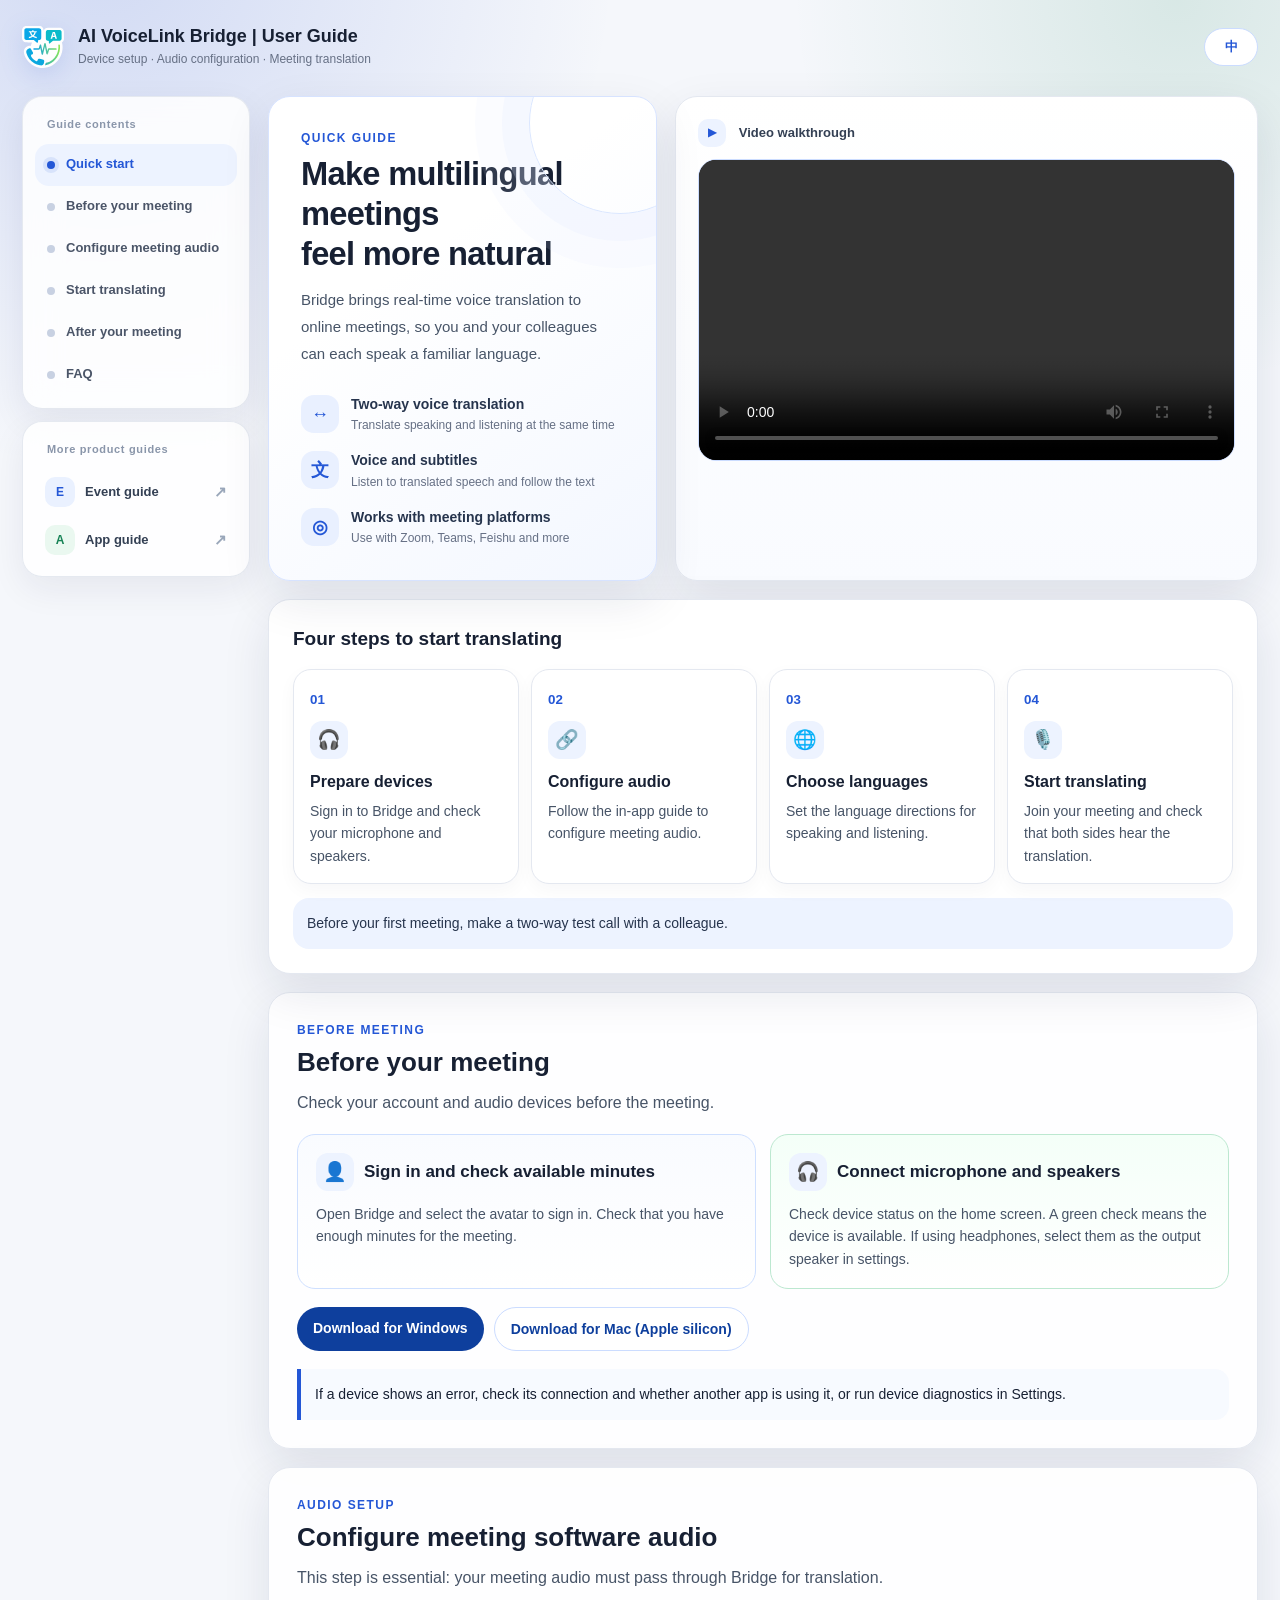
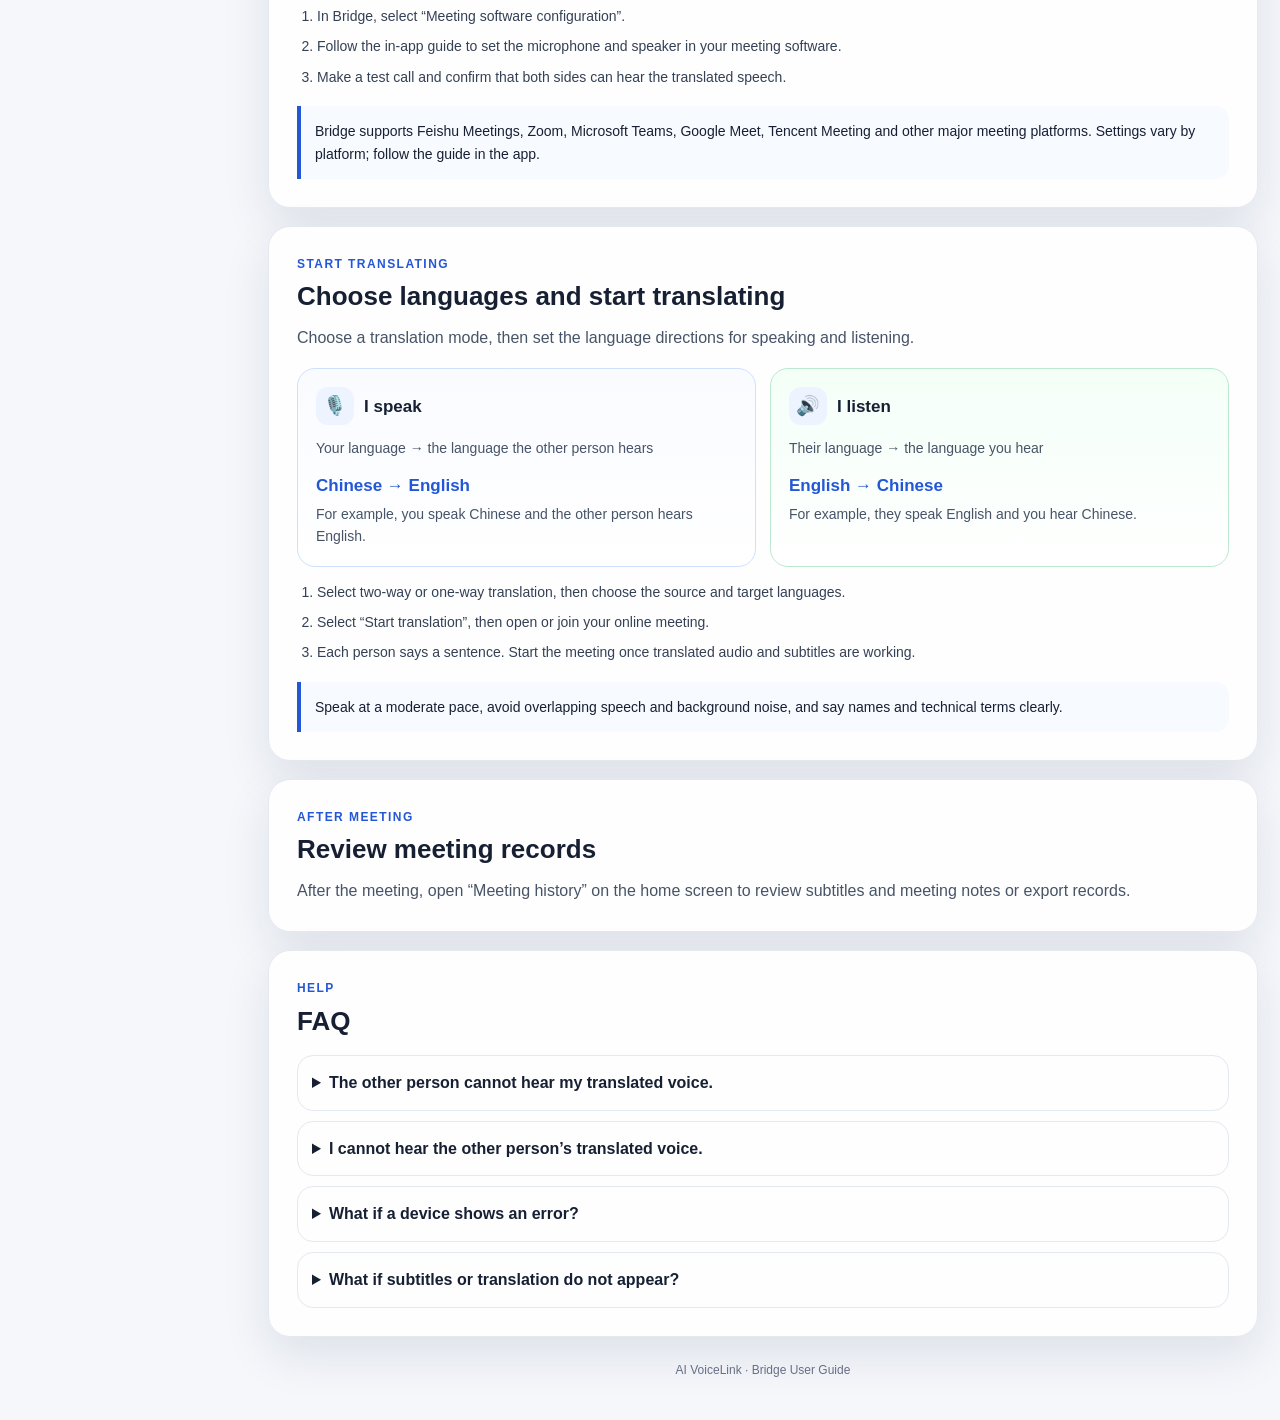
<file: manual/bridge/index.html>
<!doctype html>
<html lang="zh-CN">
<head>
<meta charset="utf-8">
<meta name="viewport" content="width=device-width, initial-scale=1">
<title>全球语-语联 Bridge｜操作手册</title>
<style>
:root{--bg:#f5f7fb;--ink:#172033;--muted:#667085;--blue:#2457d6;--line:#e4e8f0;--soft:#edf3ff;--shadow:0 18px 48px rgba(22,34,70,.1)}*{box-sizing:border-box}html{scroll-behavior:smooth}body{margin:0;color:var(--ink);font-family:-apple-system,BlinkMacSystemFont,"Segoe UI","PingFang SC","Microsoft YaHei",sans-serif;line-height:1.6;background:radial-gradient(circle at 8% -5%,rgba(49,89,212,.18),transparent 34%),radial-gradient(circle at 92% 0%,rgba(22,130,85,.13),transparent 26%),var(--bg);background-attachment:fixed}a{color:var(--blue)}.app{max-width:1500px;margin:auto;padding:18px 22px 40px}.topbar{display:flex;align-items:center;justify-content:space-between;gap:18px;min-height:58px;margin-bottom:18px}.brand{display:flex;align-items:center;gap:14px}.brand img{width:38px;height:38px;object-fit:contain}.brand h1{font-size:18px;line-height:1.25;margin:0}.brand p{font-size:12px;color:var(--muted);margin:2px 0 0}.btn{border:1px solid var(--line);background:#fff;color:#344054;border-radius:999px;padding:8px 14px;font-size:12px;font-weight:700;text-decoration:none}.layout{display:grid;grid-template-columns:228px minmax(0,1fr);gap:18px;align-items:start}.sidebar{position:sticky;top:18px}.nav-card{background:rgba(255,255,255,.85);border:1px solid var(--line);border-radius:20px;padding:10px;box-shadow:0 12px 35px rgba(22,34,70,.07)}.nav-item{display:block;border-radius:14px;padding:10px 12px;text-decoration:none;color:#4b5568;font-size:13px;font-weight:700}.nav-item:hover,.nav-item:focus-visible{background:var(--soft);color:var(--blue)}.stage{min-width:0}.hero{display:grid;grid-template-columns:1.1fr .9fr;gap:18px}.hero-card,.panel,.matrix{background:rgba(255,255,255,.94);border:1px solid var(--line);border-radius:22px;box-shadow:var(--shadow);padding:24px}.hero-card{background:linear-gradient(135deg,#fff,#f8fbff);border-color:#d7e3ff}.kicker{font-size:12px;font-weight:900;color:var(--blue);letter-spacing:.12em;text-transform:uppercase;margin-bottom:6px}.hero h2{font-size:34px;line-height:1.2;letter-spacing:-.8px;margin:0}.hero-sub,.lead{color:#475467;margin:12px 0 0}.video-placeholder{margin-top:20px;aspect-ratio:16/9;border:1px solid #cbdcff;border-radius:18px;background:#0b1220;color:#fff;display:grid;place-content:center;text-align:center;padding:20px}.video-placeholder strong{font-size:18px}.video-placeholder span{color:#c0c9d9;font-size:13px;margin-top:6px}.matrix{background:linear-gradient(135deg,#f4f8ff,#fff)}.matrix h3{margin:0 0 14px}.flow{display:grid;grid-template-columns:repeat(2,minmax(0,1fr));gap:12px}.step{background:#fff;border:1px solid var(--line);border-radius:18px;padding:16px}.step small{color:var(--blue);font-weight:800}.step h4{margin:5px 0;font-size:16px}.step p,.card p{font-size:14px;color:#475467;margin:0}.note{margin-top:14px;padding:14px;border-radius:16px;background:#edf3ff;color:#26344d;font-size:14px}.panel{margin-top:18px;scroll-margin-top:20px}.panel h2{font-size:26px;line-height:1.25;margin:0}.panel h3{font-size:17px;margin:0 0 8px}.grid{display:grid;grid-template-columns:repeat(2,minmax(0,1fr));gap:14px;margin-top:18px}.card{border:1px solid var(--line);border-radius:18px;padding:18px;background:#fff}.card.blue{background:linear-gradient(180deg,#f9fbff,#fff);border-color:#cfe0ff}.card.green{background:linear-gradient(180deg,#f4fff8,#fff);border-color:#bce8d0}.card ul,.panel ol{padding-left:20px;color:#344054;font-size:14px}.card li,.panel li{margin:8px 0}.route{font-size:17px;font-weight:750;color:var(--blue);margin:12px 0 4px}.callout{border-left:4px solid var(--blue);background:#f7faff;border-radius:0 14px 14px 0;padding:14px;margin-top:18px;font-size:14px}.faq{display:grid;gap:10px;margin-top:18px}details{border:1px solid var(--line);border-radius:16px;padding:14px}summary{font-weight:750;cursor:pointer}details p{font-size:14px;color:#475467;margin:10px 0 0}.footer{text-align:center;color:var(--muted);font-size:12px;margin-top:24px}@media(max-width:1080px){.layout{grid-template-columns:1fr}.sidebar{position:static}.nav-card{display:flex;overflow:auto}.nav-item{white-space:nowrap}.hero{grid-template-columns:1fr}}@media(max-width:680px){.app{padding:12px}.brand p{display:none}.brand h1{font-size:16px}.hero h2{font-size:28px}.panel,.matrix,.hero-card{padding:18px}.grid,.flow{grid-template-columns:1fr}.panel h2{font-size:23px}}@media(prefers-reduced-motion:reduce){html{scroll-behavior:auto}}
.hero-video{margin-top:20px;aspect-ratio:16/9;overflow:hidden;border:1px solid #cbdcff;border-radius:18px;background:#0b1220}.hero-video video{width:100%;height:100%;display:block;background:#000;object-fit:contain}.downloads{display:flex;flex-wrap:wrap;gap:10px;margin-top:18px}.downloads a{display:inline-flex;padding:10px 16px;background:#0e3f9d;color:#fff;border-radius:999px;text-decoration:none;font-size:14px;font-weight:700}.downloads a+ a{background:#fff;color:#0e3f9d;border:1px solid #cbdcff}.actions{display:flex;gap:8px;align-items:center}.actions button{cursor:pointer}

/* Bridge uses a video-first overview while retaining the manual palette. */
.hero{grid-template-columns:minmax(0,.8fr) minmax(0,1.2fr);gap:18px;align-items:stretch}.hero-card{display:flex;flex-direction:column;justify-content:center;padding:34px}.video-panel{background:#fff;border:1px solid var(--line);border-radius:22px;box-shadow:var(--shadow);padding:20px}.video-label{color:#344054;font-size:13px;font-weight:750}.video-label>span:first-child{display:inline-grid;place-items:center;width:28px;height:28px;margin-right:6px;border-radius:10px;background:var(--soft);color:var(--blue);font-size:11px}.hero-video{margin-top:12px}.matrix{grid-column:1/-1}.flow{grid-template-columns:repeat(4,minmax(0,1fr))}.step{min-width:0}.step-icon,.card-icon{display:inline-grid;place-items:center;width:38px;height:38px;border-radius:12px;background:var(--soft);font-size:19px}.step-icon{display:grid;margin:10px 0}.card-heading{display:flex;gap:10px;align-items:center;margin-bottom:12px}.card-heading h3{margin:0}.actions{flex-wrap:wrap;justify-content:flex-end}@media(max-width:1080px){.hero{grid-template-columns:1fr 1fr}.flow{grid-template-columns:repeat(2,minmax(0,1fr))}}@media(max-width:680px){.topbar{align-items:flex-start}.brand img{display:none}.actions{gap:5px}.actions .btn{padding:7px 9px}.hero{grid-template-columns:1fr}.hero-card{padding:24px}.matrix{grid-column:auto}.flow{grid-template-columns:repeat(2,minmax(0,1fr))}.step{padding:12px}.step p{font-size:13px}}

/* Navigation and overview */
.topbar{margin-bottom:20px}.brand img{width:42px;height:42px;filter:drop-shadow(0 7px 12px rgba(36,87,214,.14))}.brand h1{font-size:18px}.lang-btn{min-width:54px;min-height:38px;color:var(--blue);border-color:#cbdcff;font-size:13px}.sidebar{display:flex;flex-direction:column;gap:12px;top:20px}.nav-card,.related-card{background:rgba(255,255,255,.86);border:1px solid rgba(228,232,240,.95);border-radius:20px;padding:12px;box-shadow:0 12px 35px rgba(22,34,70,.07);backdrop-filter:blur(18px)}.nav-heading,.related-label{padding:7px 12px 10px;color:#8a96aa;font-size:11px;font-weight:800;letter-spacing:.06em}.nav-item{display:flex;align-items:center;gap:11px;min-height:42px;padding:10px 12px;transition:background .18s,color .18s}.nav-dot{width:8px;height:8px;flex:none;border-radius:50%;background:#c8d1e2}.nav-item.active{color:var(--blue);background:var(--soft)}.nav-item.active .nav-dot{background:var(--blue);box-shadow:0 0 0 4px rgba(36,87,214,.1)}.related-card a{display:flex;align-items:center;gap:10px;padding:9px 10px;color:#344054;text-decoration:none;font-size:13px;font-weight:750;border-radius:12px}.related-card a:hover,.related-card a:focus-visible{background:#f4f7fd;color:var(--blue)}.related-icon{display:grid;place-items:center;width:30px;height:30px;flex:none;border-radius:10px;background:#eaf1ff;color:#2457d6;font-size:12px;font-weight:900}.app-icon{background:#eaf8f0;color:#168255}.related-arrow{margin-left:auto;color:#9aa7ba;font-size:15px}.hero-card{justify-content:flex-start;padding:32px;background:linear-gradient(145deg,#fff 35%,#f3f7ff);position:relative;overflow:hidden}.hero-card:after{content:"";position:absolute;right:-55px;top:-65px;width:180px;height:180px;border:1px solid #dbe7ff;border-radius:50%;box-shadow:0 0 0 27px rgba(222,233,255,.22),0 0 0 54px rgba(222,233,255,.13);pointer-events:none}.hero h2{position:relative;font-size:clamp(28px,2.55vw,38px);line-height:1.22;letter-spacing:-.7px}.hero-sub{position:relative;font-size:15px;line-height:1.8;max-width:36em}.hero-features{display:grid;gap:14px;margin-top:26px}.hero-features>div{display:flex;align-items:center;gap:12px}.feature-mark{display:grid;place-items:center;flex:none;width:38px;height:38px;border-radius:13px;color:var(--blue);background:#e9f0ff;font-size:18px;font-weight:800}.hero-features strong,.hero-features small{display:block}.hero-features strong{font-size:14px;color:#26344d}.hero-features small{margin-top:1px;font-size:12px;color:#667085}.video-panel{padding:22px;background:linear-gradient(180deg,#fff,#f9fbff)}.video-label{display:flex;align-items:center;gap:7px}.matrix{background:#fff}.matrix h3{font-size:19px}.step{box-shadow:0 6px 18px rgba(22,34,70,.035)}.panel{padding:28px}.nav-item:focus-visible,.related-card a:focus-visible,.btn:focus-visible{outline:3px solid #8fb0ff;outline-offset:2px}
@media(max-width:1080px){.sidebar{display:flex;flex-direction:column;gap:8px}.nav-card{display:flex;align-items:center;overflow:auto;min-width:0}.nav-heading{flex:none}.nav-item{flex:none}.related-card{display:flex;align-items:center;gap:4px;overflow:auto;padding:6px}.related-label{flex:none;padding:8px}.related-card a{white-space:nowrap}.related-arrow{margin-left:2px}}
@media(max-width:680px){.brand img{display:block;width:34px;height:34px}.topbar{align-items:center}.brand h1{font-size:15px}.hero-card,.panel{padding:22px}.hero-card:after{width:120px;height:120px}.hero-features{margin-top:20px;gap:12px}.hero h2{font-size:28px}.nav-heading{display:none}.related-label{font-size:10px}.related-card a{font-size:12px}.nav-card{padding:6px}.nav-item{padding:9px 10px}.nav-dot{width:6px;height:6px}}
@media(prefers-reduced-motion:reduce){.nav-item{transition:none}}
</style>
</head>
<body><div class="app">
<header class="topbar"><div class="brand"><img src="../../images/ai_voicelink_logo.svg" alt="全球语 AI VoiceLink"><div><h1>全球语-语联 Bridge｜操作手册</h1><p>设备准备 · 音频配置 · 会议翻译</p></div></div><div class="actions"><button class="btn lang-btn" type="button" id="langToggle" aria-label="Switch to English">EN</button></div></header>
<main class="layout"><aside class="sidebar"><nav class="nav-card" aria-label="手册目录"><div class="nav-heading">手册目录</div><a class="nav-item active" href="#start" aria-current="location"><span class="nav-dot" aria-hidden="true"></span><span>快速开始</span></a><a class="nav-item" href="#prepare"><span class="nav-dot" aria-hidden="true"></span><span>会前准备</span></a><a class="nav-item" href="#audio"><span class="nav-dot" aria-hidden="true"></span><span>配置会议音频</span></a><a class="nav-item" href="#translate"><span class="nav-dot" aria-hidden="true"></span><span>开始翻译</span></a><a class="nav-item" href="#after"><span class="nav-dot" aria-hidden="true"></span><span>会后查看</span></a><a class="nav-item" href="#faq"><span class="nav-dot" aria-hidden="true"></span><span>常见问题</span></a></nav><div class="related-card"><div class="related-label">更多产品手册</div><a href="../event/"><span class="related-icon" aria-hidden="true">E</span><span>会译通 Event</span><span class="related-arrow" aria-hidden="true">↗</span></a><a href="../app.html"><span class="related-icon app-icon" aria-hidden="true">A</span><span>App 手册</span><span class="related-arrow" aria-hidden="true">↗</span></a></div></aside>
<div class="stage"><section class="hero" id="start"><div class="hero-card"><div class="kicker">Quick Guide</div><h2>让跨语言会议，<br>沟通更自然</h2><p class="hero-sub">语联 Bridge 是一款线上会议实时语音翻译工具。接入常用会议软件，让你与对方各自使用熟悉的语言交流。</p><div class="hero-features"><div><span class="feature-mark" aria-hidden="true">↔</span><span><strong>双向语音翻译</strong><small>说与听，两个方向同时互译</small></span></div><div><span class="feature-mark" aria-hidden="true">文</span><span><strong>声音与字幕同步</strong><small>听译音，也能查看文字</small></span></div><div><span class="feature-mark" aria-hidden="true">◎</span><span><strong>接入常用会议平台</strong><small>支持 Zoom、Teams、飞书等</small></span></div></div></div><div class="video-panel"><div class="video-label"><span aria-hidden="true">▶</span> <span>操作演示</span></div><div class="hero-video"><video id="guideVideo" controls playsinline preload="metadata" aria-label="语联 Bridge 操作视频"><source src="../../videos/Bridge使用说明%20(1).mov" type="video/mp4">您的浏览器不支持视频播放。</video></div></div><div class="matrix"><h3>四步开始会议翻译</h3><div class="flow"><div class="step"><small>01</small><div class="step-icon" aria-hidden="true">🎧</div><h4>准备设备</h4><p>登录语联，检查麦克风和扬声器。</p></div><div class="step"><small>02</small><div class="step-icon" aria-hidden="true">🔗</div><h4>配置音频</h4><p>按客户端指南设置会议软件音频。</p></div><div class="step"><small>03</small><div class="step-icon" aria-hidden="true">🌐</div><h4>选择语言</h4><p>设置“我说”和“我听”的语言方向。</p></div><div class="step"><small>04</small><div class="step-icon" aria-hidden="true">🎙️</div><h4>开始翻译</h4><p>加入会议，先测试双方是否听到译音。</p></div></div><div class="note">首次使用时，建议提前与同事完成一次双向试通话。</div></div></section>
<section class="panel" id="prepare"><div class="kicker">Before Meeting</div><h2>会前准备</h2><p class="lead">先确认账号和声音设备，避免会议开始后再排查。</p><div class="grid"><div class="card blue"><div class="card-heading"><span class="card-icon" aria-hidden="true">👤</span><h3>登录并检查时长</h3></div><p>打开语联客户端，点击头像登录。确认首页显示的剩余分钟数足够本次会议使用。</p></div><div class="card green"><div class="card-heading"><span class="card-icon" aria-hidden="true">🎧</span><h3>连接麦克风与扬声器</h3></div><p>检查首页设备状态。绿色对勾表示设备可用；如使用耳机，请在设置中将输出扬声器设为耳机。</p></div></div><div class="downloads"><a href="../../downloads/AIVoiceLinkBridge-v1.0.0-windows-x64(4).exe" download>下载 Windows 版</a><a href="../../downloads/AIVoiceLinkBridge_1.0.0_aarch64-53d0bf66.dmg" download>下载 Mac 版（Apple 芯片）</a></div><div class="callout">设备显示异常时，检查连接及占用情况，或在设置中的「诊断」运行设备诊断。</div></section>
<section class="panel" id="audio"><div class="kicker">Audio Setup</div><h2>配置会议软件音频</h2><p class="lead">这是翻译生效的关键：会议软件的声音需要经过语联的翻译链路。</p><ol><li>在语联客户端点击「会议软件配置」。</li><li>根据客户端指南，在所用会议软件中设置麦克风和扬声器。</li><li>完成后进行试通话，确认双方都能听到翻译语音。</li></ol><div class="callout">语联支持飞书会议、Zoom、Microsoft Teams、Google Meet、腾讯会议等主流线上会议软件。不同软件的设置入口可能不同，请以客户端中的配置指南为准。</div></section>
<section class="panel" id="translate"><div class="kicker">Start Translating</div><h2>选择语言，开始翻译</h2><p class="lead">先选翻译模式，再分别设置说话和收听的语言方向。</p><div class="grid"><div class="card blue"><div class="card-heading"><span class="card-icon" aria-hidden="true">🎙️</span><h3>我说</h3></div><p>你说的语言 → 对方听到的语言</p><div class="route">中文 → 英语</div><p>例如，你说中文，对方听到英文。</p></div><div class="card green"><div class="card-heading"><span class="card-icon" aria-hidden="true">🔊</span><h3>我听</h3></div><p>对方说的语言 → 你听到的语言</p><div class="route">英语 → 中文</div><p>例如，对方说英文，你听到中文。</p></div></div><ol><li>选择「双向」或「单向」翻译，并点击语言设置源语言和目标语言。</li><li>点击「开始翻译」，然后打开或加入线上会议。</li><li>双方各说一句，确认译音和字幕正常后，开始正式会议。</li></ol><div class="callout">建议语速适中、尽量避免多人同时说话和嘈杂背景音；人名或专业术语可以放慢说清。</div></section>
<section class="panel" id="after"><div class="kicker">After Meeting</div><h2>会后查看记录</h2><p class="lead">会议结束后，可在首页进入「历史会议记录」，回看字幕、查看会议纪要，并导出记录。</p></section>
<section class="panel" id="faq"><div class="kicker">Help</div><h2>常见问题</h2><div class="faq"><details><summary>对方听不到我的翻译声音？</summary><p>先确认语联已开始翻译，检查「我说」语言方向，再按「会议软件配置」指南检查会议软件的麦克风设置，并重新试通话。</p></details><details><summary>我听不到对方的翻译声音？</summary><p>检查「我听」语言方向、会议软件的扬声器配置，以及语联设置中的输出设备；使用耳机时确认输出设备已选中耳机。</p></details><details><summary>设备状态异常怎么办？</summary><p>检查麦克风或扬声器是否连接、是否被其他软件占用；也可在设置中的「诊断」运行设备诊断。</p></details><details><summary>字幕或翻译没有出现？</summary><p>确认已点击「开始翻译」，检查语言方向与会议音频配置，再与对方进行一次简短的双向测试。</p></details></div></section><div class="footer">全球语 AI VoiceLink · 语联 Bridge 操作手册</div></div></main></div><script>
const translations = {"手册目录":"Guide contents", "更多产品手册":"More product guides", "让跨语言会议，":"Make multilingual meetings", "沟通更自然":"feel more natural", "语联 Bridge 是一款线上会议实时语音翻译工具。接入常用会议软件，让你与对方各自使用熟悉的语言交流。":"Bridge brings real-time voice translation to online meetings, so you and your colleagues can each speak a familiar language.", "双向语音翻译":"Two-way voice translation", "说与听，两个方向同时互译":"Translate speaking and listening at the same time", "声音与字幕同步":"Voice and subtitles", "听译音，也能查看文字":"Listen to translated speech and follow the text", "接入常用会议平台":"Works with meeting platforms", "支持 Zoom、Teams、飞书等":"Use with Zoom, Teams, Feishu and more", "全球语-语联 Bridge｜操作手册": "AI VoiceLink Bridge | User Guide", "设备准备 · 音频配置 · 会议翻译": "Device setup · Audio configuration · Meeting translation", "会译通 Event": "Event guide", "App 手册": "App guide", "操作演示": "Video walkthrough", "快速开始": "Quick start", "会前准备": "Before your meeting", "配置会议音频": "Configure meeting audio", "配置会议软件音频": "Configure meeting software audio", "开始翻译": "Start translating", "会后查看": "After your meeting", "常见问题": "FAQ", "一页了解语联 Bridge 的使用流程": "Get started with AI VoiceLink Bridge", "在常用线上会议中使用实时双向语音翻译，让双方各自说熟悉的语言。": "Use real-time, two-way voice translation in your online meetings, while each person speaks their own language.", "您的浏览器不支持视频播放。": "Your browser does not support video playback.", "四步开始会议翻译": "Four steps to start translating", "准备设备": "Prepare devices", "登录语联，检查麦克风和扬声器。": "Sign in to Bridge and check your microphone and speakers.", "配置音频": "Configure audio", "按客户端指南设置会议软件音频。": "Follow the in-app guide to configure meeting audio.", "选择语言": "Choose languages", "设置“我说”和“我听”的语言方向。": "Set the language directions for speaking and listening.", "加入会议，先测试双方是否听到译音。": "Join your meeting and check that both sides hear the translation.", "首次使用时，建议提前与同事完成一次双向试通话。": "Before your first meeting, make a two-way test call with a colleague.", "先确认账号和声音设备，避免会议开始后再排查。": "Check your account and audio devices before the meeting.", "登录并检查时长": "Sign in and check available minutes", "打开语联客户端，点击头像登录。确认首页显示的剩余分钟数足够本次会议使用。": "Open Bridge and select the avatar to sign in. Check that you have enough minutes for the meeting.", "连接麦克风与扬声器": "Connect microphone and speakers", "检查首页设备状态。绿色对勾表示设备可用；如使用耳机，请在设置中将输出扬声器设为耳机。": "Check device status on the home screen. A green check means the device is available. If using headphones, select them as the output speaker in settings.", "下载 Windows 版": "Download for Windows", "下载 Mac 版（Apple 芯片）": "Download for Mac (Apple silicon)", "设备显示异常时，检查连接及占用情况，或在设置中的「诊断」运行设备诊断。": "If a device shows an error, check its connection and whether another app is using it, or run device diagnostics in Settings.", "这是翻译生效的关键：会议软件的声音需要经过语联的翻译链路。": "This step is essential: your meeting audio must pass through Bridge for translation.", "在语联客户端点击「会议软件配置」。": "In Bridge, select “Meeting software configuration”.", "根据客户端指南，在所用会议软件中设置麦克风和扬声器。": "Follow the in-app guide to set the microphone and speaker in your meeting software.", "完成后进行试通话，确认双方都能听到翻译语音。": "Make a test call and confirm that both sides can hear the translated speech.", "语联支持飞书会议、Zoom、Microsoft Teams、Google Meet、腾讯会议等主流线上会议软件。不同软件的设置入口可能不同，请以客户端中的配置指南为准。": "Bridge supports Feishu Meetings, Zoom, Microsoft Teams, Google Meet, Tencent Meeting and other major meeting platforms. Settings vary by platform; follow the guide in the app.", "选择语言，开始翻译": "Choose languages and start translating", "先选翻译模式，再分别设置说话和收听的语言方向。": "Choose a translation mode, then set the language directions for speaking and listening.", "我说": "I speak", "你说的语言 → 对方听到的语言": "Your language → the language the other person hears", "中文 → 英语": "Chinese → English", "例如，你说中文，对方听到英文。": "For example, you speak Chinese and the other person hears English.", "我听": "I listen", "对方说的语言 → 你听到的语言": "Their language → the language you hear", "英语 → 中文": "English → Chinese", "例如，对方说英文，你听到中文。": "For example, they speak English and you hear Chinese.", "选择「双向」或「单向」翻译，并点击语言设置源语言和目标语言。": "Select two-way or one-way translation, then choose the source and target languages.", "点击「开始翻译」，然后打开或加入线上会议。": "Select “Start translation”, then open or join your online meeting.", "双方各说一句，确认译音和字幕正常后，开始正式会议。": "Each person says a sentence. Start the meeting once translated audio and subtitles are working.", "建议语速适中、尽量避免多人同时说话和嘈杂背景音；人名或专业术语可以放慢说清。": "Speak at a moderate pace, avoid overlapping speech and background noise, and say names and technical terms clearly.", "会后查看记录": "Review meeting records", "会议结束后，可在首页进入「历史会议记录」，回看字幕、查看会议纪要，并导出记录。": "After the meeting, open “Meeting history” on the home screen to review subtitles and meeting notes or export records.", "对方听不到我的翻译声音？": "The other person cannot hear my translated voice.", "先确认语联已开始翻译，检查「我说」语言方向，再按「会议软件配置」指南检查会议软件的麦克风设置，并重新试通话。": "Confirm translation has started and check the speaking language direction. Follow the meeting software configuration guide to check its microphone setting, then test again.", "我听不到对方的翻译声音？": "I cannot hear the other person’s translated voice.", "检查「我听」语言方向、会议软件的扬声器配置，以及语联设置中的输出设备；使用耳机时确认输出设备已选中耳机。": "Check the listening language direction, the meeting software’s speaker setting, and the output device in Bridge. If using headphones, select them as the output device.", "设备状态异常怎么办？": "What if a device shows an error?", "检查麦克风或扬声器是否连接、是否被其他软件占用；也可在设置中的「诊断」运行设备诊断。": "Check the device connection and whether another app is using it. You can also run device diagnostics in Settings.", "字幕或翻译没有出现？": "What if subtitles or translation do not appear?", "确认已点击「开始翻译」，检查语言方向与会议音频配置，再与对方进行一次简短的双向测试。": "Confirm you selected “Start translation”, check the language directions and meeting audio configuration, then run a short two-way test.", "全球语 AI VoiceLink · 语联 Bridge 操作手册": "AI VoiceLink · Bridge User Guide"};
const nodes=[];const walker=document.createTreeWalker(document.body,NodeFilter.SHOW_TEXT);while(walker.nextNode()){const n=walker.currentNode,t=n.nodeValue.trim();if(translations[t] && !n.parentElement.closest('script,style')) nodes.push({node:n,zh:n.nodeValue,en:n.nodeValue.replace(t,translations[t])});}
const video=document.getElementById('guideVideo'),toggle=document.getElementById('langToggle');
function setLanguage(lang){const en=lang==='en';nodes.forEach(x=>x.node.nodeValue=en?x.en:x.zh);document.documentElement.lang=en?'en':'zh-CN';document.title=en?'AI VoiceLink Bridge | User Guide':'全球语-语联 Bridge｜操作手册';toggle.textContent=en?'中':'EN';toggle.setAttribute('aria-label',en?'切换到中文':'Switch to English');video.pause();video.querySelector('source').src=en?'../../videos/Bridge使用-EN.mov':'../../videos/Bridge使用说明%20(1).mov';video.setAttribute('aria-label',en?'AI VoiceLink Bridge tutorial video':'语联 Bridge 操作视频');video.load();try{localStorage.setItem('aivlBridgeManualLang',lang)}catch(e){}}
const navLinks=[...document.querySelectorAll('.nav-item')];function activateNav(id){navLinks.forEach(a=>{const active=a.getAttribute('href')==='#'+id;a.classList.toggle('active',active);if(active)a.setAttribute('aria-current','location');else a.removeAttribute('aria-current')})}navLinks.forEach(a=>a.addEventListener('click',()=>activateNav(a.hash.slice(1))));if('IntersectionObserver' in window){const observer=new IntersectionObserver(entries=>{for(const entry of entries)if(entry.isIntersecting)activateNav(entry.target.id)},{rootMargin:'-10% 0px -75% 0px'});document.querySelectorAll('.stage section[id]').forEach(section=>observer.observe(section))}
toggle.addEventListener('click',()=>setLanguage(document.documentElement.lang==='en'?'zh':'en'));let initial='zh';try{initial=localStorage.getItem('aivlBridgeManualLang')||((navigator.language||'').toLowerCase().startsWith('zh')?'zh':'en')}catch(e){}setLanguage(initial);
</script></body></html>
</file>
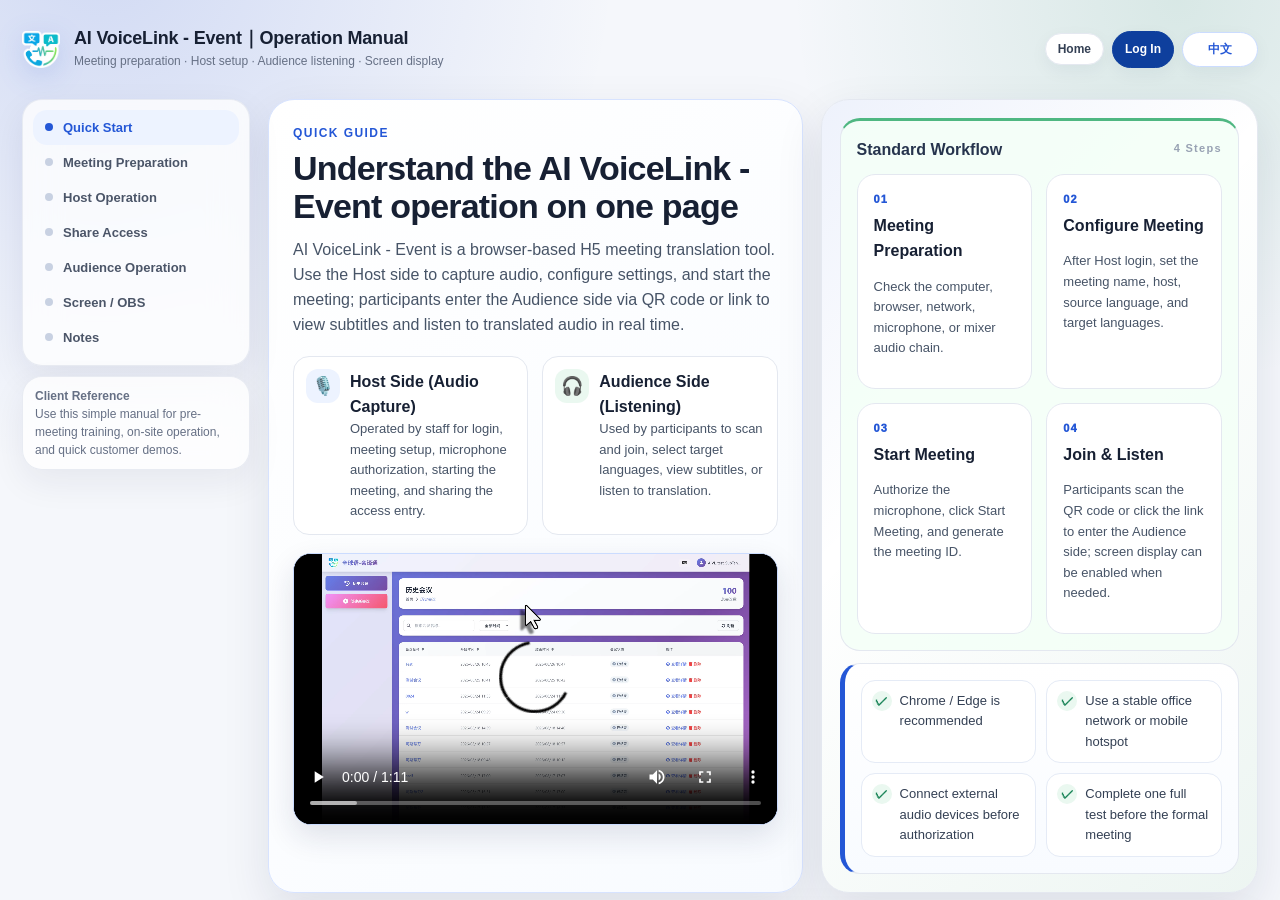
<file: manual/event/index.html>
<!doctype html>
<html lang="zh-CN">
<head><meta charset="utf-8"><meta name="viewport" content="width=device-width,initial-scale=1"><title>全球语-会译通 Event｜操作手册</title><style>html,body{margin:0;width:100%;height:100%;font-family:-apple-system,BlinkMacSystemFont,"Segoe UI",sans-serif;background:#f5f7fb}[hidden]{display:none!important}iframe{display:block;width:100%;height:100%;border:0}.status{padding:24px;color:#344054}.status a{color:#2457d6}</style></head>
<body><div class="status" id="status">正在加载会译通 Event 手册…</div><iframe id="manual" title="全球语-会译通 Event 操作手册" hidden></iframe><script>
(async()=>{const status=document.getElementById('status'),frame=document.getElementById('manual');try{const response=await fetch('../event-source.html');if(!response.ok)throw new Error('unavailable');let html=await response.text();html=html.replaceAll('全球语-会译通','全球语-会译通 Event').replaceAll('AI VoiceLink - Conference','AI VoiceLink - Event').replaceAll('AI VoiceLink Conference','AI VoiceLink Event').replace('<head>','<head><base href="'+new URL('../',location.href).href+'">');frame.srcdoc=html;frame.hidden=false;status.hidden=true;}catch(e){status.textContent='手册加载失败，请检查网络后重试。 / Unable to load the guide. Please check your connection and try again.';}})();
</script></body></html>
</file>
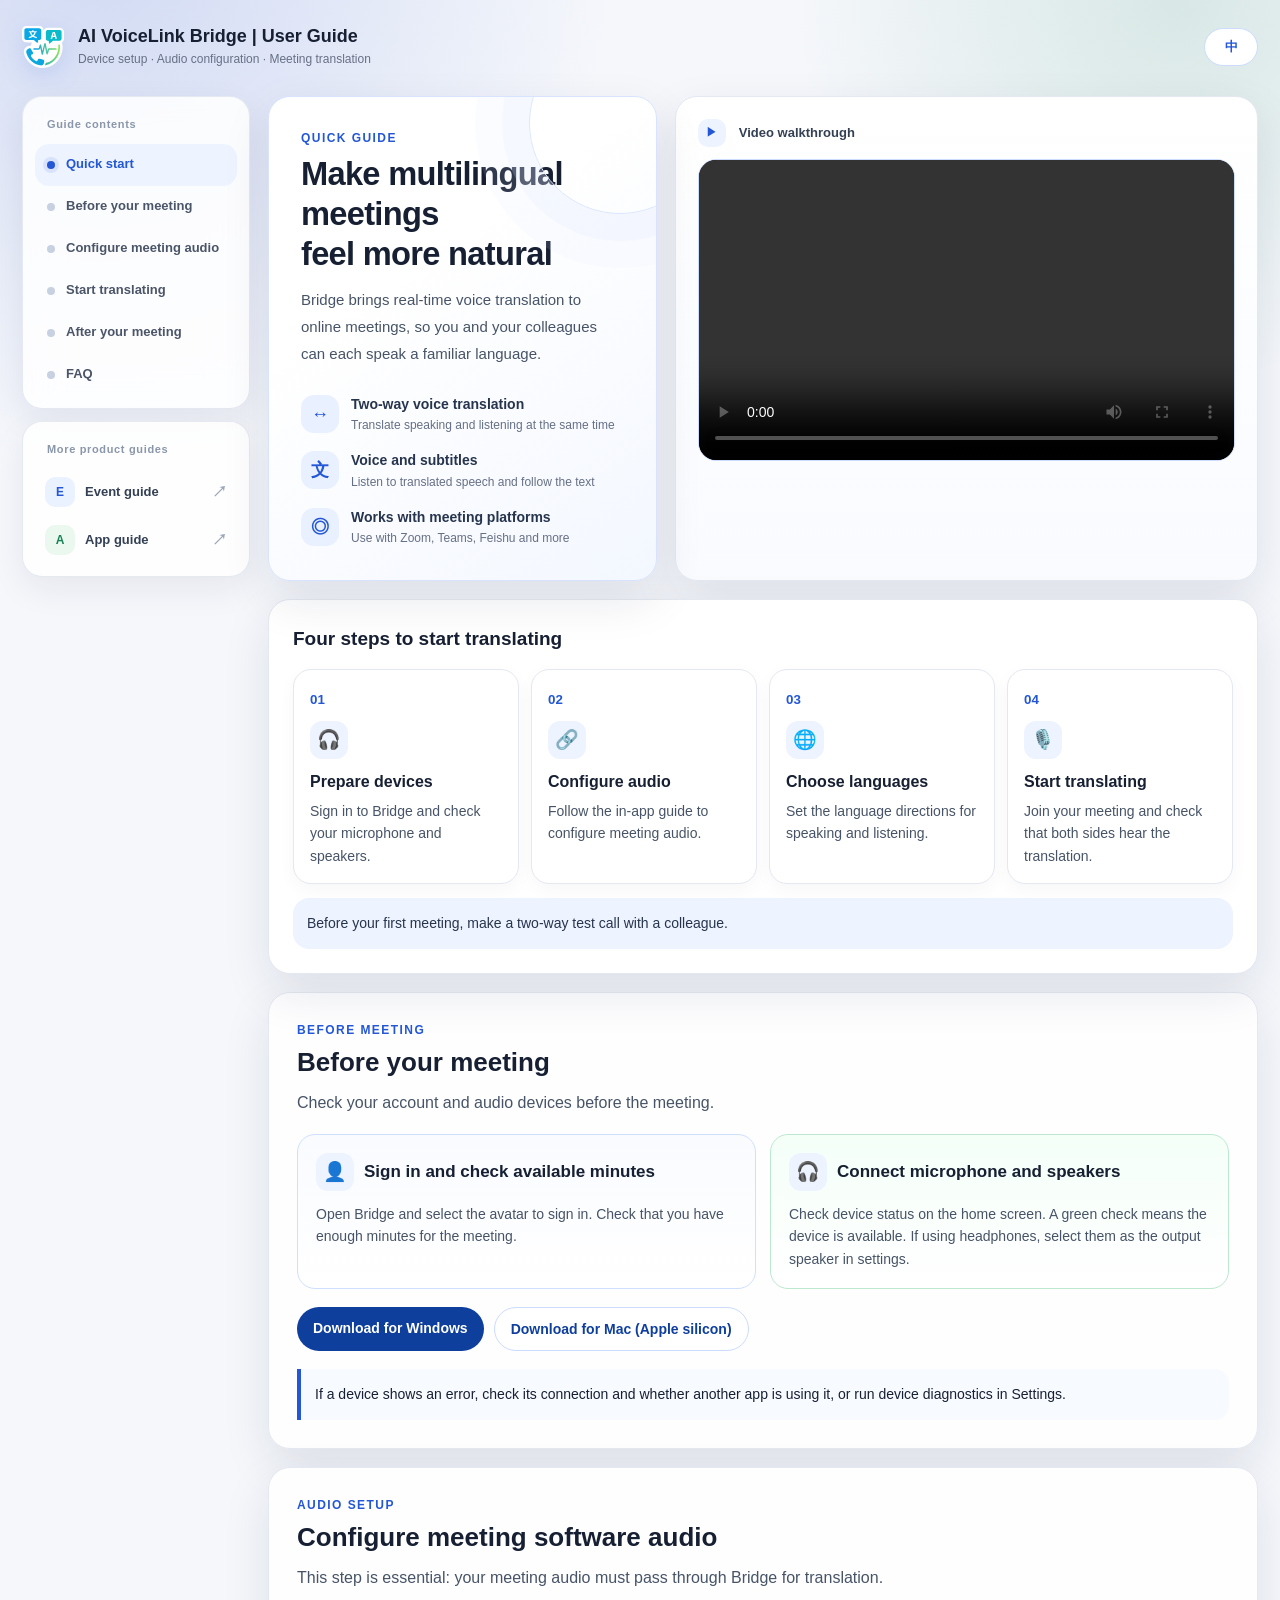
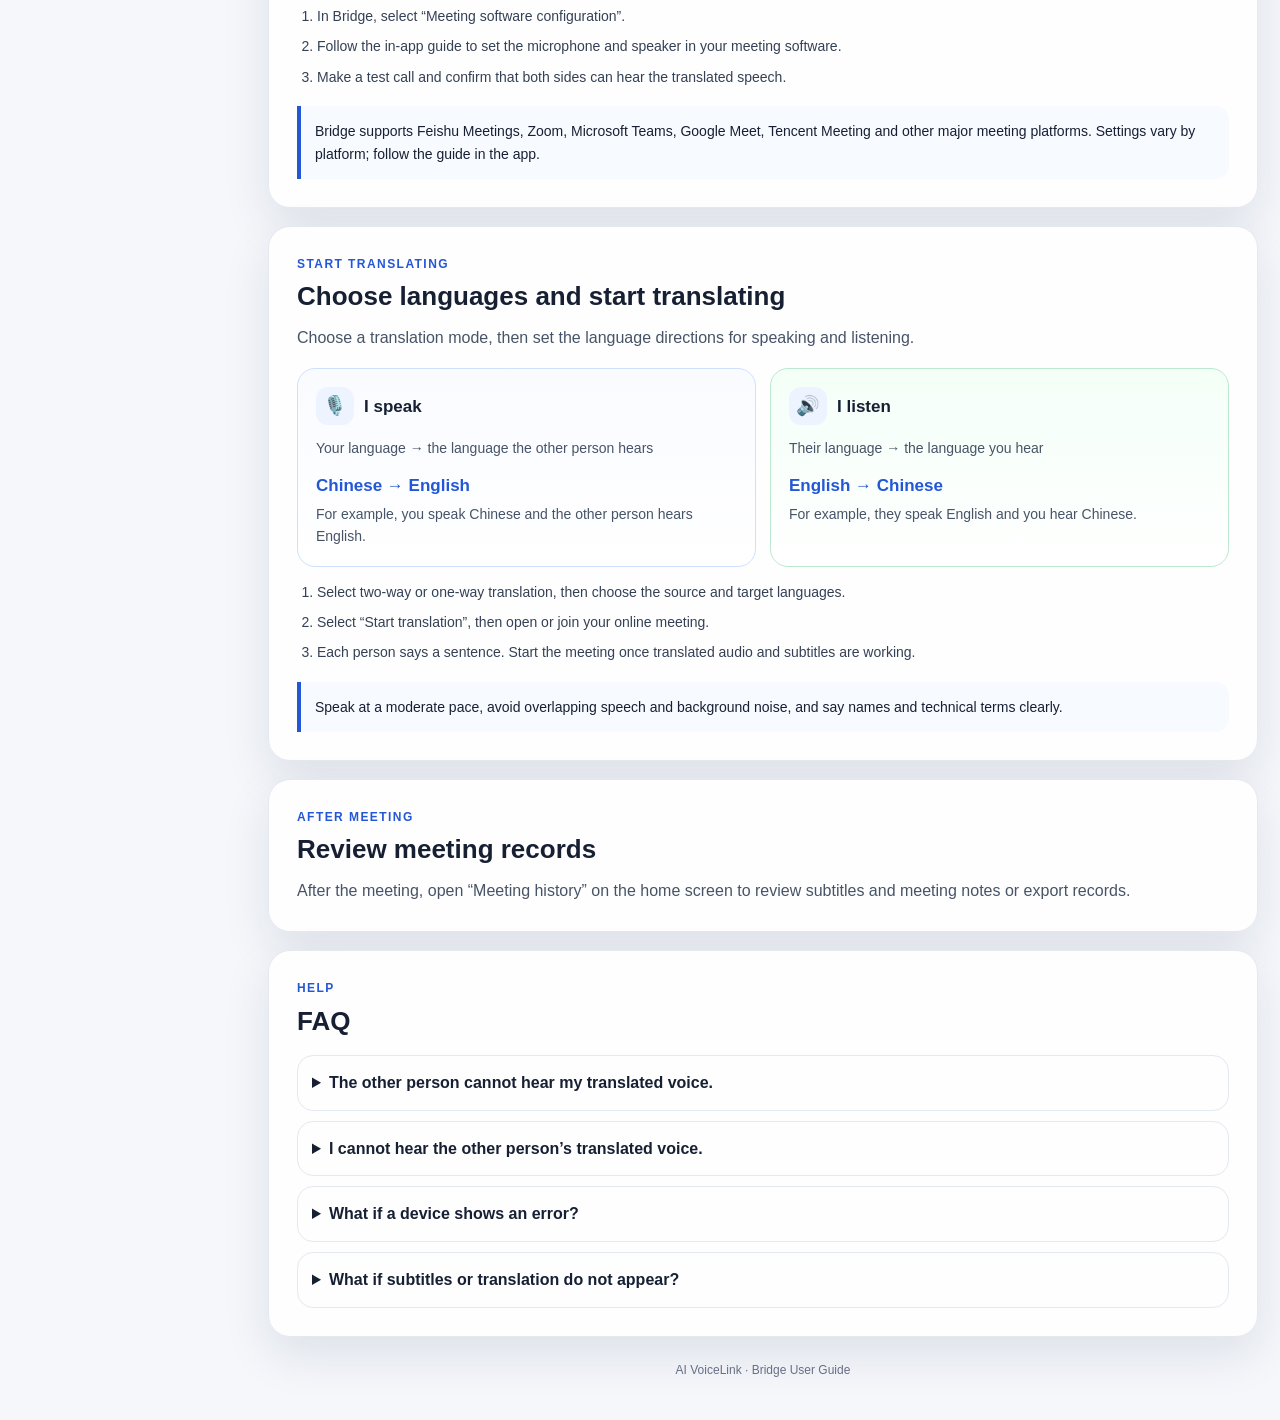
<file: manual/bridge.html>
<!doctype html>
<html lang="zh-CN">
<head>
<meta charset="utf-8">
<meta name="viewport" content="width=device-width, initial-scale=1">
<title>全球语-语联 Bridge｜操作手册</title>
<style>
:root{--bg:#f5f7fb;--ink:#172033;--muted:#667085;--blue:#2457d6;--line:#e4e8f0;--soft:#edf3ff;--shadow:0 18px 48px rgba(22,34,70,.1)}*{box-sizing:border-box}html{scroll-behavior:smooth}body{margin:0;color:var(--ink);font-family:-apple-system,BlinkMacSystemFont,"Segoe UI","PingFang SC","Microsoft YaHei",sans-serif;line-height:1.6;background:radial-gradient(circle at 8% -5%,rgba(49,89,212,.18),transparent 34%),radial-gradient(circle at 92% 0%,rgba(22,130,85,.13),transparent 26%),var(--bg);background-attachment:fixed}a{color:var(--blue)}.app{max-width:1500px;margin:auto;padding:18px 22px 40px}.topbar{display:flex;align-items:center;justify-content:space-between;gap:18px;min-height:58px;margin-bottom:18px}.brand{display:flex;align-items:center;gap:14px}.brand img{width:38px;height:38px;object-fit:contain}.brand h1{font-size:18px;line-height:1.25;margin:0}.brand p{font-size:12px;color:var(--muted);margin:2px 0 0}.btn{border:1px solid var(--line);background:#fff;color:#344054;border-radius:999px;padding:8px 14px;font-size:12px;font-weight:700;text-decoration:none}.layout{display:grid;grid-template-columns:228px minmax(0,1fr);gap:18px;align-items:start}.sidebar{position:sticky;top:18px}.nav-card{background:rgba(255,255,255,.85);border:1px solid var(--line);border-radius:20px;padding:10px;box-shadow:0 12px 35px rgba(22,34,70,.07)}.nav-item{display:block;border-radius:14px;padding:10px 12px;text-decoration:none;color:#4b5568;font-size:13px;font-weight:700}.nav-item:hover,.nav-item:focus-visible{background:var(--soft);color:var(--blue)}.stage{min-width:0}.hero{display:grid;grid-template-columns:1.1fr .9fr;gap:18px}.hero-card,.panel,.matrix{background:rgba(255,255,255,.94);border:1px solid var(--line);border-radius:22px;box-shadow:var(--shadow);padding:24px}.hero-card{background:linear-gradient(135deg,#fff,#f8fbff);border-color:#d7e3ff}.kicker{font-size:12px;font-weight:900;color:var(--blue);letter-spacing:.12em;text-transform:uppercase;margin-bottom:6px}.hero h2{font-size:34px;line-height:1.2;letter-spacing:-.8px;margin:0}.hero-sub,.lead{color:#475467;margin:12px 0 0}.video-placeholder{margin-top:20px;aspect-ratio:16/9;border:1px solid #cbdcff;border-radius:18px;background:#0b1220;color:#fff;display:grid;place-content:center;text-align:center;padding:20px}.video-placeholder strong{font-size:18px}.video-placeholder span{color:#c0c9d9;font-size:13px;margin-top:6px}.matrix{background:linear-gradient(135deg,#f4f8ff,#fff)}.matrix h3{margin:0 0 14px}.flow{display:grid;grid-template-columns:repeat(2,minmax(0,1fr));gap:12px}.step{background:#fff;border:1px solid var(--line);border-radius:18px;padding:16px}.step small{color:var(--blue);font-weight:800}.step h4{margin:5px 0;font-size:16px}.step p,.card p{font-size:14px;color:#475467;margin:0}.note{margin-top:14px;padding:14px;border-radius:16px;background:#edf3ff;color:#26344d;font-size:14px}.panel{margin-top:18px;scroll-margin-top:20px}.panel h2{font-size:26px;line-height:1.25;margin:0}.panel h3{font-size:17px;margin:0 0 8px}.grid{display:grid;grid-template-columns:repeat(2,minmax(0,1fr));gap:14px;margin-top:18px}.card{border:1px solid var(--line);border-radius:18px;padding:18px;background:#fff}.card.blue{background:linear-gradient(180deg,#f9fbff,#fff);border-color:#cfe0ff}.card.green{background:linear-gradient(180deg,#f4fff8,#fff);border-color:#bce8d0}.card ul,.panel ol{padding-left:20px;color:#344054;font-size:14px}.card li,.panel li{margin:8px 0}.route{font-size:17px;font-weight:750;color:var(--blue);margin:12px 0 4px}.callout{border-left:4px solid var(--blue);background:#f7faff;border-radius:0 14px 14px 0;padding:14px;margin-top:18px;font-size:14px}.faq{display:grid;gap:10px;margin-top:18px}details{border:1px solid var(--line);border-radius:16px;padding:14px}summary{font-weight:750;cursor:pointer}details p{font-size:14px;color:#475467;margin:10px 0 0}.footer{text-align:center;color:var(--muted);font-size:12px;margin-top:24px}@media(max-width:1080px){.layout{grid-template-columns:1fr}.sidebar{position:static}.nav-card{display:flex;overflow:auto}.nav-item{white-space:nowrap}.hero{grid-template-columns:1fr}}@media(max-width:680px){.app{padding:12px}.brand p{display:none}.brand h1{font-size:16px}.hero h2{font-size:28px}.panel,.matrix,.hero-card{padding:18px}.grid,.flow{grid-template-columns:1fr}.panel h2{font-size:23px}}@media(prefers-reduced-motion:reduce){html{scroll-behavior:auto}}
.hero-video{margin-top:20px;aspect-ratio:16/9;overflow:hidden;border:1px solid #cbdcff;border-radius:18px;background:#0b1220}.hero-video video{width:100%;height:100%;display:block;background:#000;object-fit:contain}.downloads{display:flex;flex-wrap:wrap;gap:10px;margin-top:18px}.downloads a{display:inline-flex;padding:10px 16px;background:#0e3f9d;color:#fff;border-radius:999px;text-decoration:none;font-size:14px;font-weight:700}.downloads a+ a{background:#fff;color:#0e3f9d;border:1px solid #cbdcff}.actions{display:flex;gap:8px;align-items:center}.actions button{cursor:pointer}

/* Bridge uses a video-first overview while retaining the manual palette. */
.hero{grid-template-columns:minmax(0,.8fr) minmax(0,1.2fr);gap:18px;align-items:stretch}.hero-card{display:flex;flex-direction:column;justify-content:center;padding:34px}.video-panel{background:#fff;border:1px solid var(--line);border-radius:22px;box-shadow:var(--shadow);padding:20px}.video-label{color:#344054;font-size:13px;font-weight:750}.video-label>span:first-child{display:inline-grid;place-items:center;width:28px;height:28px;margin-right:6px;border-radius:10px;background:var(--soft);color:var(--blue);font-size:11px}.hero-video{margin-top:12px}.matrix{grid-column:1/-1}.flow{grid-template-columns:repeat(4,minmax(0,1fr))}.step{min-width:0}.step-icon,.card-icon{display:inline-grid;place-items:center;width:38px;height:38px;border-radius:12px;background:var(--soft);font-size:19px}.step-icon{display:grid;margin:10px 0}.card-heading{display:flex;gap:10px;align-items:center;margin-bottom:12px}.card-heading h3{margin:0}.actions{flex-wrap:wrap;justify-content:flex-end}@media(max-width:1080px){.hero{grid-template-columns:1fr 1fr}.flow{grid-template-columns:repeat(2,minmax(0,1fr))}}@media(max-width:680px){.topbar{align-items:flex-start}.brand img{display:none}.actions{gap:5px}.actions .btn{padding:7px 9px}.hero{grid-template-columns:1fr}.hero-card{padding:24px}.matrix{grid-column:auto}.flow{grid-template-columns:repeat(2,minmax(0,1fr))}.step{padding:12px}.step p{font-size:13px}}

/* Navigation and overview */
.topbar{margin-bottom:20px}.brand img{width:42px;height:42px;filter:drop-shadow(0 7px 12px rgba(36,87,214,.14))}.brand h1{font-size:18px}.lang-btn{min-width:54px;min-height:38px;color:var(--blue);border-color:#cbdcff;font-size:13px}.sidebar{display:flex;flex-direction:column;gap:12px;top:20px}.nav-card,.related-card{background:rgba(255,255,255,.86);border:1px solid rgba(228,232,240,.95);border-radius:20px;padding:12px;box-shadow:0 12px 35px rgba(22,34,70,.07);backdrop-filter:blur(18px)}.nav-heading,.related-label{padding:7px 12px 10px;color:#8a96aa;font-size:11px;font-weight:800;letter-spacing:.06em}.nav-item{display:flex;align-items:center;gap:11px;min-height:42px;padding:10px 12px;transition:background .18s,color .18s}.nav-dot{width:8px;height:8px;flex:none;border-radius:50%;background:#c8d1e2}.nav-item.active{color:var(--blue);background:var(--soft)}.nav-item.active .nav-dot{background:var(--blue);box-shadow:0 0 0 4px rgba(36,87,214,.1)}.related-card a{display:flex;align-items:center;gap:10px;padding:9px 10px;color:#344054;text-decoration:none;font-size:13px;font-weight:750;border-radius:12px}.related-card a:hover,.related-card a:focus-visible{background:#f4f7fd;color:var(--blue)}.related-icon{display:grid;place-items:center;width:30px;height:30px;flex:none;border-radius:10px;background:#eaf1ff;color:#2457d6;font-size:12px;font-weight:900}.app-icon{background:#eaf8f0;color:#168255}.related-arrow{margin-left:auto;color:#9aa7ba;font-size:15px}.hero-card{justify-content:flex-start;padding:32px;background:linear-gradient(145deg,#fff 35%,#f3f7ff);position:relative;overflow:hidden}.hero-card:after{content:"";position:absolute;right:-55px;top:-65px;width:180px;height:180px;border:1px solid #dbe7ff;border-radius:50%;box-shadow:0 0 0 27px rgba(222,233,255,.22),0 0 0 54px rgba(222,233,255,.13);pointer-events:none}.hero h2{position:relative;font-size:clamp(28px,2.55vw,38px);line-height:1.22;letter-spacing:-.7px}.hero-sub{position:relative;font-size:15px;line-height:1.8;max-width:36em}.hero-features{display:grid;gap:14px;margin-top:26px}.hero-features>div{display:flex;align-items:center;gap:12px}.feature-mark{display:grid;place-items:center;flex:none;width:38px;height:38px;border-radius:13px;color:var(--blue);background:#e9f0ff;font-size:18px;font-weight:800}.hero-features strong,.hero-features small{display:block}.hero-features strong{font-size:14px;color:#26344d}.hero-features small{margin-top:1px;font-size:12px;color:#667085}.video-panel{padding:22px;background:linear-gradient(180deg,#fff,#f9fbff)}.video-label{display:flex;align-items:center;gap:7px}.matrix{background:#fff}.matrix h3{font-size:19px}.step{box-shadow:0 6px 18px rgba(22,34,70,.035)}.panel{padding:28px}.nav-item:focus-visible,.related-card a:focus-visible,.btn:focus-visible{outline:3px solid #8fb0ff;outline-offset:2px}
@media(max-width:1080px){.sidebar{display:flex;flex-direction:column;gap:8px}.nav-card{display:flex;align-items:center;overflow:auto;min-width:0}.nav-heading{flex:none}.nav-item{flex:none}.related-card{display:flex;align-items:center;gap:4px;overflow:auto;padding:6px}.related-label{flex:none;padding:8px}.related-card a{white-space:nowrap}.related-arrow{margin-left:2px}}
@media(max-width:680px){.brand img{display:block;width:34px;height:34px}.topbar{align-items:center}.brand h1{font-size:15px}.hero-card,.panel{padding:22px}.hero-card:after{width:120px;height:120px}.hero-features{margin-top:20px;gap:12px}.hero h2{font-size:28px}.nav-heading{display:none}.related-label{font-size:10px}.related-card a{font-size:12px}.nav-card{padding:6px}.nav-item{padding:9px 10px}.nav-dot{width:6px;height:6px}}
@media(prefers-reduced-motion:reduce){.nav-item{transition:none}}
</style>
</head>
<body><div class="app">
<header class="topbar"><div class="brand"><img src="../images/ai_voicelink_logo.svg" alt="全球语 AI VoiceLink"><div><h1>全球语-语联 Bridge｜操作手册</h1><p>设备准备 · 音频配置 · 会议翻译</p></div></div><div class="actions"><button class="btn lang-btn" type="button" id="langToggle" aria-label="Switch to English">EN</button></div></header>
<main class="layout"><aside class="sidebar"><nav class="nav-card" aria-label="手册目录"><div class="nav-heading">手册目录</div><a class="nav-item active" href="#start" aria-current="location"><span class="nav-dot" aria-hidden="true"></span><span>快速开始</span></a><a class="nav-item" href="#prepare"><span class="nav-dot" aria-hidden="true"></span><span>会前准备</span></a><a class="nav-item" href="#audio"><span class="nav-dot" aria-hidden="true"></span><span>配置会议音频</span></a><a class="nav-item" href="#translate"><span class="nav-dot" aria-hidden="true"></span><span>开始翻译</span></a><a class="nav-item" href="#after"><span class="nav-dot" aria-hidden="true"></span><span>会后查看</span></a><a class="nav-item" href="#faq"><span class="nav-dot" aria-hidden="true"></span><span>常见问题</span></a></nav><div class="related-card"><div class="related-label">更多产品手册</div><a href="event/"><span class="related-icon" aria-hidden="true">E</span><span>会译通 Event</span><span class="related-arrow" aria-hidden="true">↗</span></a><a href="app.html"><span class="related-icon app-icon" aria-hidden="true">A</span><span>App 手册</span><span class="related-arrow" aria-hidden="true">↗</span></a></div></aside>
<div class="stage"><section class="hero" id="start"><div class="hero-card"><div class="kicker">Quick Guide</div><h2>让跨语言会议，<br>沟通更自然</h2><p class="hero-sub">语联 Bridge 是一款线上会议实时语音翻译工具。接入常用会议软件，让你与对方各自使用熟悉的语言交流。</p><div class="hero-features"><div><span class="feature-mark" aria-hidden="true">↔</span><span><strong>双向语音翻译</strong><small>说与听，两个方向同时互译</small></span></div><div><span class="feature-mark" aria-hidden="true">文</span><span><strong>声音与字幕同步</strong><small>听译音，也能查看文字</small></span></div><div><span class="feature-mark" aria-hidden="true">◎</span><span><strong>接入常用会议平台</strong><small>支持 Zoom、Teams、飞书等</small></span></div></div></div><div class="video-panel"><div class="video-label"><span aria-hidden="true">▶</span> <span>操作演示</span></div><div class="hero-video"><video id="guideVideo" controls playsinline preload="metadata" aria-label="语联 Bridge 操作视频"><source src="../videos/Bridge使用说明%20(1).mov" type="video/mp4">您的浏览器不支持视频播放。</video></div></div><div class="matrix"><h3>四步开始会议翻译</h3><div class="flow"><div class="step"><small>01</small><div class="step-icon" aria-hidden="true">🎧</div><h4>准备设备</h4><p>登录语联，检查麦克风和扬声器。</p></div><div class="step"><small>02</small><div class="step-icon" aria-hidden="true">🔗</div><h4>配置音频</h4><p>按客户端指南设置会议软件音频。</p></div><div class="step"><small>03</small><div class="step-icon" aria-hidden="true">🌐</div><h4>选择语言</h4><p>设置“我说”和“我听”的语言方向。</p></div><div class="step"><small>04</small><div class="step-icon" aria-hidden="true">🎙️</div><h4>开始翻译</h4><p>加入会议，先测试双方是否听到译音。</p></div></div><div class="note">首次使用时，建议提前与同事完成一次双向试通话。</div></div></section>
<section class="panel" id="prepare"><div class="kicker">Before Meeting</div><h2>会前准备</h2><p class="lead">先确认账号和声音设备，避免会议开始后再排查。</p><div class="grid"><div class="card blue"><div class="card-heading"><span class="card-icon" aria-hidden="true">👤</span><h3>登录并检查时长</h3></div><p>打开语联客户端，点击头像登录。确认首页显示的剩余分钟数足够本次会议使用。</p></div><div class="card green"><div class="card-heading"><span class="card-icon" aria-hidden="true">🎧</span><h3>连接麦克风与扬声器</h3></div><p>检查首页设备状态。绿色对勾表示设备可用；如使用耳机，请在设置中将输出扬声器设为耳机。</p></div></div><div class="downloads"><a href="../downloads/AIVoiceLinkBridge-v1.0.0-windows-x64(4).exe" download>下载 Windows 版</a><a href="../downloads/AIVoiceLinkBridge_1.0.0_aarch64-53d0bf66.dmg" download>下载 Mac 版（Apple 芯片）</a></div><div class="callout">设备显示异常时，检查连接及占用情况，或在设置中的「诊断」运行设备诊断。</div></section>
<section class="panel" id="audio"><div class="kicker">Audio Setup</div><h2>配置会议软件音频</h2><p class="lead">这是翻译生效的关键：会议软件的声音需要经过语联的翻译链路。</p><ol><li>在语联客户端点击「会议软件配置」。</li><li>根据客户端指南，在所用会议软件中设置麦克风和扬声器。</li><li>完成后进行试通话，确认双方都能听到翻译语音。</li></ol><div class="callout">语联支持飞书会议、Zoom、Microsoft Teams、Google Meet、腾讯会议等主流线上会议软件。不同软件的设置入口可能不同，请以客户端中的配置指南为准。</div></section>
<section class="panel" id="translate"><div class="kicker">Start Translating</div><h2>选择语言，开始翻译</h2><p class="lead">先选翻译模式，再分别设置说话和收听的语言方向。</p><div class="grid"><div class="card blue"><div class="card-heading"><span class="card-icon" aria-hidden="true">🎙️</span><h3>我说</h3></div><p>你说的语言 → 对方听到的语言</p><div class="route">中文 → 英语</div><p>例如，你说中文，对方听到英文。</p></div><div class="card green"><div class="card-heading"><span class="card-icon" aria-hidden="true">🔊</span><h3>我听</h3></div><p>对方说的语言 → 你听到的语言</p><div class="route">英语 → 中文</div><p>例如，对方说英文，你听到中文。</p></div></div><ol><li>选择「双向」或「单向」翻译，并点击语言设置源语言和目标语言。</li><li>点击「开始翻译」，然后打开或加入线上会议。</li><li>双方各说一句，确认译音和字幕正常后，开始正式会议。</li></ol><div class="callout">建议语速适中、尽量避免多人同时说话和嘈杂背景音；人名或专业术语可以放慢说清。</div></section>
<section class="panel" id="after"><div class="kicker">After Meeting</div><h2>会后查看记录</h2><p class="lead">会议结束后，可在首页进入「历史会议记录」，回看字幕、查看会议纪要，并导出记录。</p></section>
<section class="panel" id="faq"><div class="kicker">Help</div><h2>常见问题</h2><div class="faq"><details><summary>对方听不到我的翻译声音？</summary><p>先确认语联已开始翻译，检查「我说」语言方向，再按「会议软件配置」指南检查会议软件的麦克风设置，并重新试通话。</p></details><details><summary>我听不到对方的翻译声音？</summary><p>检查「我听」语言方向、会议软件的扬声器配置，以及语联设置中的输出设备；使用耳机时确认输出设备已选中耳机。</p></details><details><summary>设备状态异常怎么办？</summary><p>检查麦克风或扬声器是否连接、是否被其他软件占用；也可在设置中的「诊断」运行设备诊断。</p></details><details><summary>字幕或翻译没有出现？</summary><p>确认已点击「开始翻译」，检查语言方向与会议音频配置，再与对方进行一次简短的双向测试。</p></details></div></section><div class="footer">全球语 AI VoiceLink · 语联 Bridge 操作手册</div></div></main></div><script>
const translations = {"手册目录":"Guide contents", "更多产品手册":"More product guides", "让跨语言会议，":"Make multilingual meetings", "沟通更自然":"feel more natural", "语联 Bridge 是一款线上会议实时语音翻译工具。接入常用会议软件，让你与对方各自使用熟悉的语言交流。":"Bridge brings real-time voice translation to online meetings, so you and your colleagues can each speak a familiar language.", "双向语音翻译":"Two-way voice translation", "说与听，两个方向同时互译":"Translate speaking and listening at the same time", "声音与字幕同步":"Voice and subtitles", "听译音，也能查看文字":"Listen to translated speech and follow the text", "接入常用会议平台":"Works with meeting platforms", "支持 Zoom、Teams、飞书等":"Use with Zoom, Teams, Feishu and more", "全球语-语联 Bridge｜操作手册": "AI VoiceLink Bridge | User Guide", "设备准备 · 音频配置 · 会议翻译": "Device setup · Audio configuration · Meeting translation", "会译通 Event": "Event guide", "App 手册": "App guide", "操作演示": "Video walkthrough", "快速开始": "Quick start", "会前准备": "Before your meeting", "配置会议音频": "Configure meeting audio", "配置会议软件音频": "Configure meeting software audio", "开始翻译": "Start translating", "会后查看": "After your meeting", "常见问题": "FAQ", "一页了解语联 Bridge 的使用流程": "Get started with AI VoiceLink Bridge", "在常用线上会议中使用实时双向语音翻译，让双方各自说熟悉的语言。": "Use real-time, two-way voice translation in your online meetings, while each person speaks their own language.", "您的浏览器不支持视频播放。": "Your browser does not support video playback.", "四步开始会议翻译": "Four steps to start translating", "准备设备": "Prepare devices", "登录语联，检查麦克风和扬声器。": "Sign in to Bridge and check your microphone and speakers.", "配置音频": "Configure audio", "按客户端指南设置会议软件音频。": "Follow the in-app guide to configure meeting audio.", "选择语言": "Choose languages", "设置“我说”和“我听”的语言方向。": "Set the language directions for speaking and listening.", "加入会议，先测试双方是否听到译音。": "Join your meeting and check that both sides hear the translation.", "首次使用时，建议提前与同事完成一次双向试通话。": "Before your first meeting, make a two-way test call with a colleague.", "先确认账号和声音设备，避免会议开始后再排查。": "Check your account and audio devices before the meeting.", "登录并检查时长": "Sign in and check available minutes", "打开语联客户端，点击头像登录。确认首页显示的剩余分钟数足够本次会议使用。": "Open Bridge and select the avatar to sign in. Check that you have enough minutes for the meeting.", "连接麦克风与扬声器": "Connect microphone and speakers", "检查首页设备状态。绿色对勾表示设备可用；如使用耳机，请在设置中将输出扬声器设为耳机。": "Check device status on the home screen. A green check means the device is available. If using headphones, select them as the output speaker in settings.", "下载 Windows 版": "Download for Windows", "下载 Mac 版（Apple 芯片）": "Download for Mac (Apple silicon)", "设备显示异常时，检查连接及占用情况，或在设置中的「诊断」运行设备诊断。": "If a device shows an error, check its connection and whether another app is using it, or run device diagnostics in Settings.", "这是翻译生效的关键：会议软件的声音需要经过语联的翻译链路。": "This step is essential: your meeting audio must pass through Bridge for translation.", "在语联客户端点击「会议软件配置」。": "In Bridge, select “Meeting software configuration”.", "根据客户端指南，在所用会议软件中设置麦克风和扬声器。": "Follow the in-app guide to set the microphone and speaker in your meeting software.", "完成后进行试通话，确认双方都能听到翻译语音。": "Make a test call and confirm that both sides can hear the translated speech.", "语联支持飞书会议、Zoom、Microsoft Teams、Google Meet、腾讯会议等主流线上会议软件。不同软件的设置入口可能不同，请以客户端中的配置指南为准。": "Bridge supports Feishu Meetings, Zoom, Microsoft Teams, Google Meet, Tencent Meeting and other major meeting platforms. Settings vary by platform; follow the guide in the app.", "选择语言，开始翻译": "Choose languages and start translating", "先选翻译模式，再分别设置说话和收听的语言方向。": "Choose a translation mode, then set the language directions for speaking and listening.", "我说": "I speak", "你说的语言 → 对方听到的语言": "Your language → the language the other person hears", "中文 → 英语": "Chinese → English", "例如，你说中文，对方听到英文。": "For example, you speak Chinese and the other person hears English.", "我听": "I listen", "对方说的语言 → 你听到的语言": "Their language → the language you hear", "英语 → 中文": "English → Chinese", "例如，对方说英文，你听到中文。": "For example, they speak English and you hear Chinese.", "选择「双向」或「单向」翻译，并点击语言设置源语言和目标语言。": "Select two-way or one-way translation, then choose the source and target languages.", "点击「开始翻译」，然后打开或加入线上会议。": "Select “Start translation”, then open or join your online meeting.", "双方各说一句，确认译音和字幕正常后，开始正式会议。": "Each person says a sentence. Start the meeting once translated audio and subtitles are working.", "建议语速适中、尽量避免多人同时说话和嘈杂背景音；人名或专业术语可以放慢说清。": "Speak at a moderate pace, avoid overlapping speech and background noise, and say names and technical terms clearly.", "会后查看记录": "Review meeting records", "会议结束后，可在首页进入「历史会议记录」，回看字幕、查看会议纪要，并导出记录。": "After the meeting, open “Meeting history” on the home screen to review subtitles and meeting notes or export records.", "对方听不到我的翻译声音？": "The other person cannot hear my translated voice.", "先确认语联已开始翻译，检查「我说」语言方向，再按「会议软件配置」指南检查会议软件的麦克风设置，并重新试通话。": "Confirm translation has started and check the speaking language direction. Follow the meeting software configuration guide to check its microphone setting, then test again.", "我听不到对方的翻译声音？": "I cannot hear the other person’s translated voice.", "检查「我听」语言方向、会议软件的扬声器配置，以及语联设置中的输出设备；使用耳机时确认输出设备已选中耳机。": "Check the listening language direction, the meeting software’s speaker setting, and the output device in Bridge. If using headphones, select them as the output device.", "设备状态异常怎么办？": "What if a device shows an error?", "检查麦克风或扬声器是否连接、是否被其他软件占用；也可在设置中的「诊断」运行设备诊断。": "Check the device connection and whether another app is using it. You can also run device diagnostics in Settings.", "字幕或翻译没有出现？": "What if subtitles or translation do not appear?", "确认已点击「开始翻译」，检查语言方向与会议音频配置，再与对方进行一次简短的双向测试。": "Confirm you selected “Start translation”, check the language directions and meeting audio configuration, then run a short two-way test.", "全球语 AI VoiceLink · 语联 Bridge 操作手册": "AI VoiceLink · Bridge User Guide"};
const nodes=[];const walker=document.createTreeWalker(document.body,NodeFilter.SHOW_TEXT);while(walker.nextNode()){const n=walker.currentNode,t=n.nodeValue.trim();if(translations[t] && !n.parentElement.closest('script,style')) nodes.push({node:n,zh:n.nodeValue,en:n.nodeValue.replace(t,translations[t])});}
const video=document.getElementById('guideVideo'),toggle=document.getElementById('langToggle');
function setLanguage(lang){const en=lang==='en';nodes.forEach(x=>x.node.nodeValue=en?x.en:x.zh);document.documentElement.lang=en?'en':'zh-CN';document.title=en?'AI VoiceLink Bridge | User Guide':'全球语-语联 Bridge｜操作手册';toggle.textContent=en?'中':'EN';toggle.setAttribute('aria-label',en?'切换到中文':'Switch to English');video.pause();video.querySelector('source').src=en?'../videos/Bridge使用-EN.mov':'../videos/Bridge使用说明%20(1).mov';video.setAttribute('aria-label',en?'AI VoiceLink Bridge tutorial video':'语联 Bridge 操作视频');video.load();try{localStorage.setItem('aivlBridgeManualLang',lang)}catch(e){}}
const navLinks=[...document.querySelectorAll('.nav-item')];function activateNav(id){navLinks.forEach(a=>{const active=a.getAttribute('href')==='#'+id;a.classList.toggle('active',active);if(active)a.setAttribute('aria-current','location');else a.removeAttribute('aria-current')})}navLinks.forEach(a=>a.addEventListener('click',()=>activateNav(a.hash.slice(1))));if('IntersectionObserver' in window){const observer=new IntersectionObserver(entries=>{for(const entry of entries)if(entry.isIntersecting)activateNav(entry.target.id)},{rootMargin:'-10% 0px -75% 0px'});document.querySelectorAll('.stage section[id]').forEach(section=>observer.observe(section))}
toggle.addEventListener('click',()=>setLanguage(document.documentElement.lang==='en'?'zh':'en'));let initial='zh';try{initial=localStorage.getItem('aivlBridgeManualLang')||((navigator.language||'').toLowerCase().startsWith('zh')?'zh':'en')}catch(e){}setLanguage(initial);
</script></body></html>
</file>
